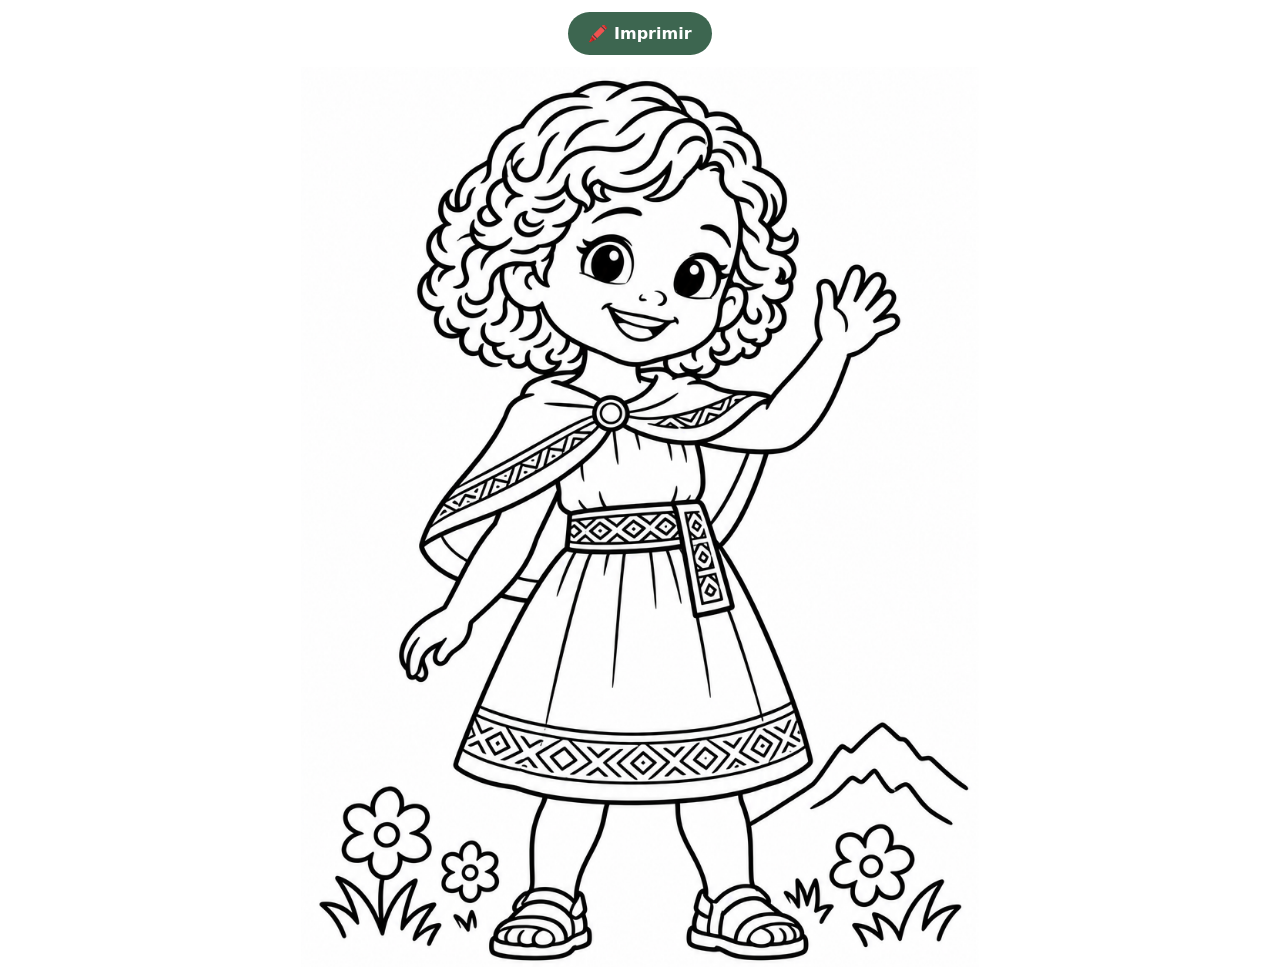
<file: colorear.html>
<!doctype html>
<html lang="es">
<head>
  <meta charset="utf-8">
  <meta name="viewport" content="width=device-width, initial-scale=1">
  <title>Melody para colorear · Aventuras Kuska</title>
  <link rel="icon" href="favicon.png">
  <style>
    @page { size: auto; margin: 10mm; }
    html, body { margin:0; background:#fff; }
    img { display:block; margin:0 auto; max-width:100%; max-height:100vh; width:auto; height:auto; }
    .bar { text-align:center; padding:12px; font-family: system-ui, sans-serif; }
    .bar button { font:inherit; font-weight:700; padding:12px 20px; border-radius:999px; border:0; background:#3D6650; color:#fff; cursor:pointer; }
    @media print { .bar { display:none; } img { max-height:95vh; } }
  </style>
</head>
<body>
  <div class="bar"><button onclick="window.print()">🖍️ Imprimir</button></div>
  <img id="pic" src="colorear-melody.png?v=2" alt="Dibujo para colorear de Melody saludando">
  <script>
    document.getElementById('pic').addEventListener('load', function () { setTimeout(function () { window.print(); }, 300); });
  </script>
</body>
</html>
</file>
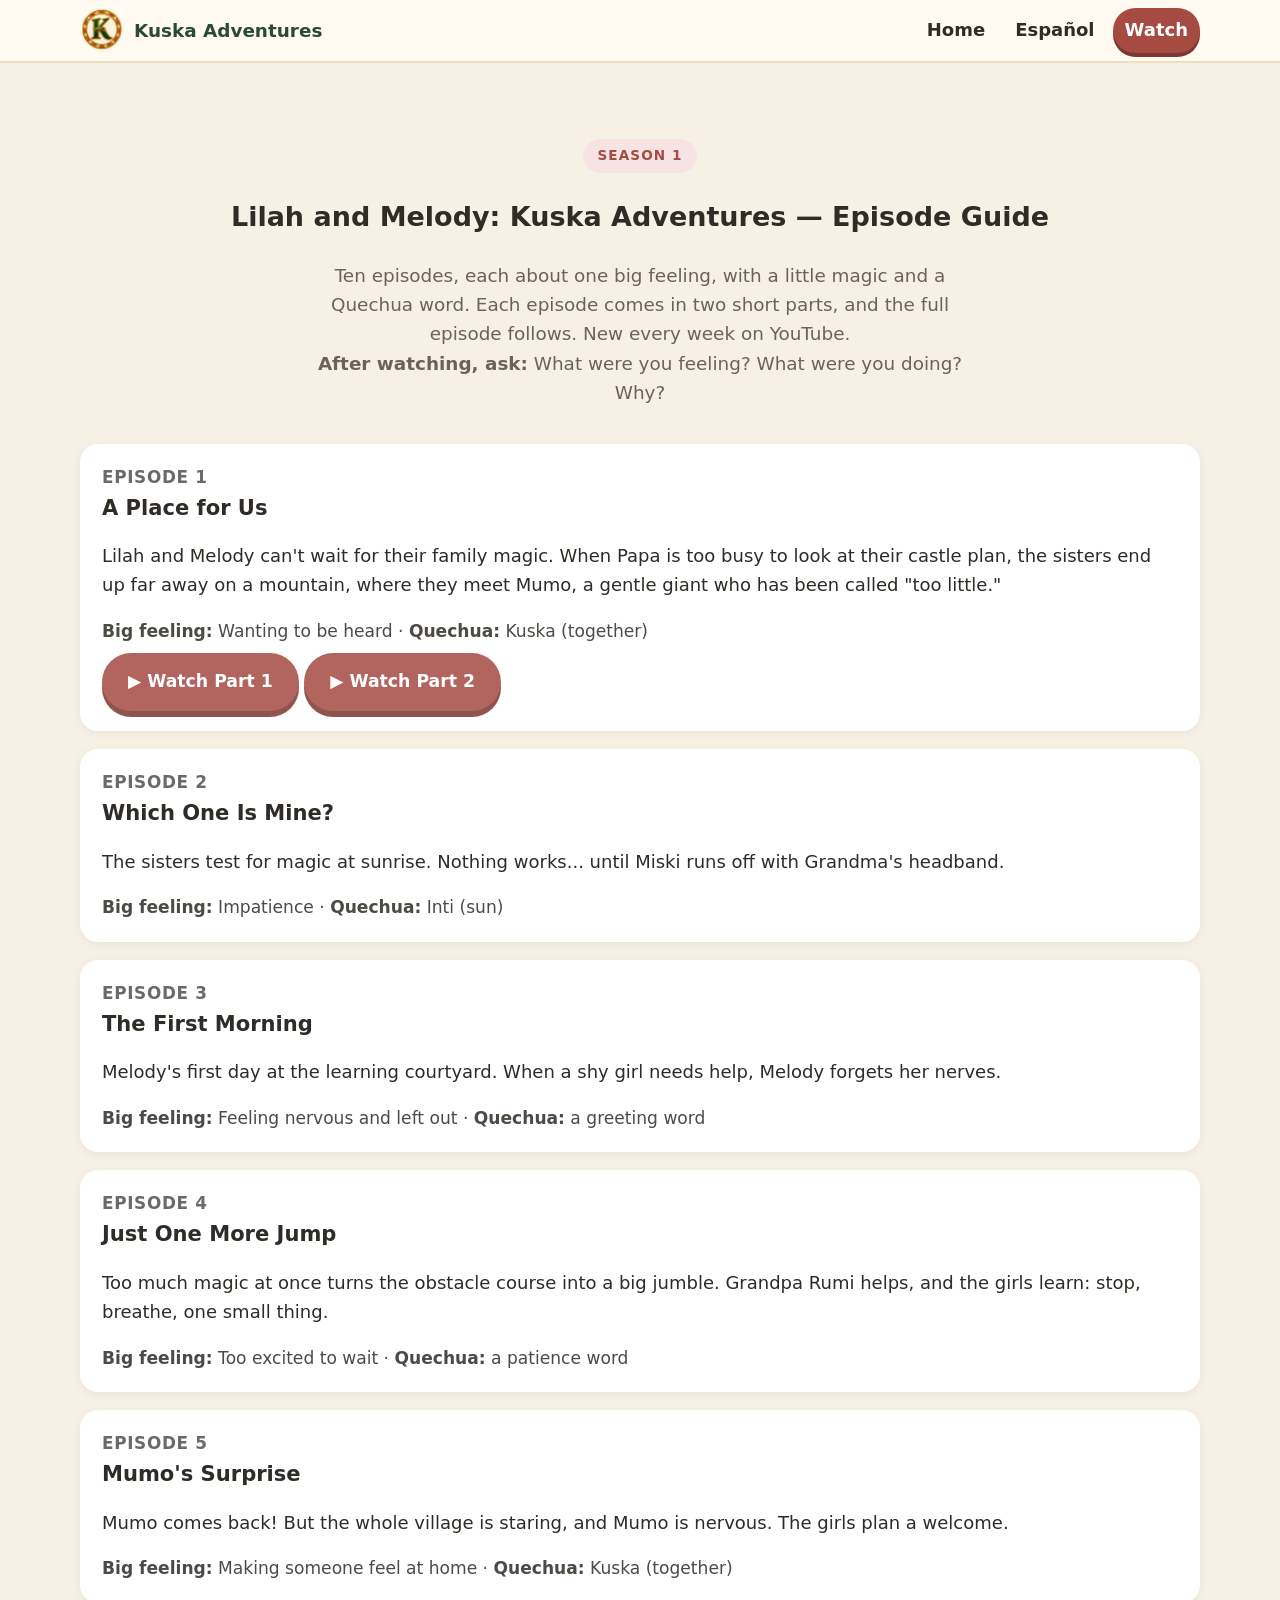
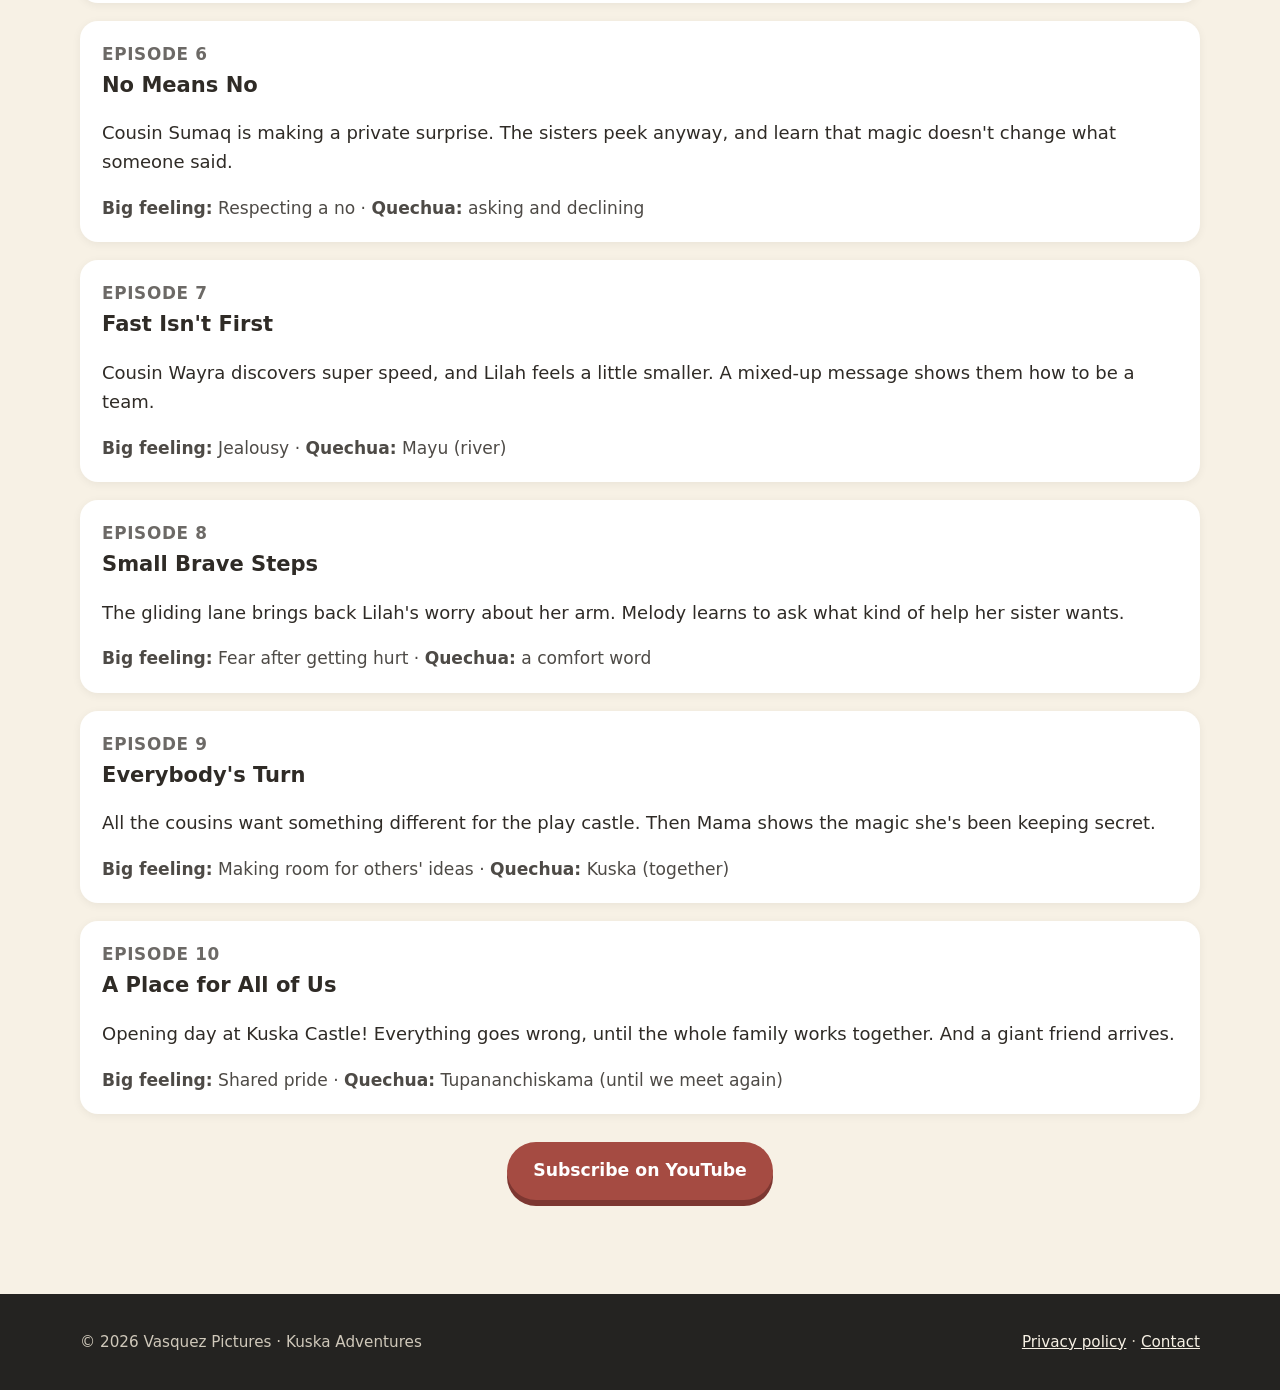
<file: episodes.html>
<!doctype html>
<html lang="en">
<head>
  <meta charset="utf-8">
  <meta name="viewport" content="width=device-width, initial-scale=1">
  <title>Episode Guide · Lilah and Melody: Kuska Adventures | Kids Cartoon Season 1</title>
  <meta name="description" content="Episode guide for Lilah and Melody: Kuska Adventures, an animated kids show for preschoolers. Season 1: 10 episodes about big feelings, family magic and Quechua words, set in the Andes of Peru.">
  <link rel="canonical" href="https://kuskaadventures.com/episodes.html">
  <link rel="alternate" hreflang="en" href="https://kuskaadventures.com/episodes.html">
  <link rel="alternate" hreflang="es" href="https://kuskaadventures.com/es/episodios.html">
  <meta property="og:title" content="Episode Guide · Lilah and Melody: Kuska Adventures | Kids Cartoon Season 1">
  <meta property="og:description" content="Episode guide for Lilah and Melody: Kuska Adventures, an animated kids show for preschoolers. Season 1: 10 episodes about big feelings, family magic and Quechua words, set in the Andes of Peru.">
  <meta property="og:image" content="https://kuskaadventures.com/hero.jpg">
  <meta property="og:url" content="https://kuskaadventures.com/episodes.html">
  <meta property="og:type" content="website">
  <link rel="icon" href="favicon.png">
  <link rel="stylesheet" href="style.css">
  <style>.eps{display:grid;gap:18px;margin-top:24px}.ep{background:#fff;border-radius:18px;padding:20px 22px;box-shadow:0 2px 10px rgba(0,0,0,.06)}.ep h3{margin:0 0 8px}.ep .num{display:block;font-size:.8em;opacity:.7;letter-spacing:.04em;text-transform:uppercase}.ep .meta{font-size:.95em;opacity:.85;margin:8px 0 0}</style>
  <script type="application/ld+json">{"@context": "https://schema.org", "@type": "TVSeason", "name": "Lilah and Melody: Kuska Adventures, Season 1", "seasonNumber": 1, "numberOfEpisodes": 10, "partOfSeries": {"@type": "TVSeries", "@id": "https://kuskaadventures.com/#series", "name": "Lilah and Melody: Kuska Adventures"}, "episode": [{"@type": "TVEpisode", "episodeNumber": 1, "name": "A Place for Us", "description": "Lilah and Melody can't wait for their family magic. When Papa is too busy to look at their castle plan, the sisters end up far away on a mountain, where they meet Mumo, a gentle giant who has been called \"too little.\"", "inLanguage": "en"}, {"@type": "TVEpisode", "episodeNumber": 2, "name": "Which One Is Mine?", "description": "The sisters test for magic at sunrise. Nothing works... until Miski runs off with Grandma's headband.", "inLanguage": "en"}, {"@type": "TVEpisode", "episodeNumber": 3, "name": "The First Morning", "description": "Melody's first day at the learning courtyard. When a shy girl needs help, Melody forgets her nerves.", "inLanguage": "en"}, {"@type": "TVEpisode", "episodeNumber": 4, "name": "Just One More Jump", "description": "Too much magic at once turns the obstacle course into a big jumble. Grandpa Rumi helps, and the girls learn: stop, breathe, one small thing.", "inLanguage": "en"}, {"@type": "TVEpisode", "episodeNumber": 5, "name": "Mumo's Surprise", "description": "Mumo comes back! But the whole village is staring, and Mumo is nervous. The girls plan a welcome.", "inLanguage": "en"}, {"@type": "TVEpisode", "episodeNumber": 6, "name": "No Means No", "description": "Cousin Sumaq is making a private surprise. The sisters peek anyway, and learn that magic doesn't change what someone said.", "inLanguage": "en"}, {"@type": "TVEpisode", "episodeNumber": 7, "name": "Fast Isn't First", "description": "Cousin Wayra discovers super speed, and Lilah feels a little smaller. A mixed-up message shows them how to be a team.", "inLanguage": "en"}, {"@type": "TVEpisode", "episodeNumber": 8, "name": "Small Brave Steps", "description": "The gliding lane brings back Lilah's worry about her arm. Melody learns to ask what kind of help her sister wants.", "inLanguage": "en"}, {"@type": "TVEpisode", "episodeNumber": 9, "name": "Everybody's Turn", "description": "All the cousins want something different for the play castle. Then Mama shows the magic she's been keeping secret.", "inLanguage": "en"}, {"@type": "TVEpisode", "episodeNumber": 10, "name": "A Place for All of Us", "description": "Opening day at Kuska Castle! Everything goes wrong, until the whole family works together. And a giant friend arrives.", "inLanguage": "en"}], "url": "https://kuskaadventures.com/episodes.html"}</script>
</head>
<body>
  <header class="top">
    <div class="wrap">
      <a class="brand" href="/"><img src="icon.png" alt="">Kuska Adventures</a>
      <nav aria-label="Main">
        <a href="/">Home</a>
        <a href="es/episodios.html" hreflang="es" lang="es">Español</a>
        <a class="cta" href="https://www.youtube.com/@KuskaAdventures">Watch</a>
      </nav>
    </div>
  </header>
  <main id="main">
    <section>
      <div class="wrap">
        <div class="section-title">
          <span class="eyebrow">Season 1</span>
          <h1>Lilah and Melody: Kuska Adventures — Episode Guide</h1>
          <p class="lead">Ten episodes, each about one big feeling, with a little magic and a Quechua word. Each episode comes in two short parts, and the full episode follows. New every week on YouTube.</p>
          <p class="lead"><strong>After watching, ask:</strong> What were you feeling? What were you doing? Why?</p>
        </div>
        <div class="eps">
      <article class="ep">
        <h3><span class="num">Episode 1</span> A Place for Us</h3>
        <p>Lilah and Melody can&#x27;t wait for their family magic. When Papa is too busy to look at their castle plan, the sisters end up far away on a mountain, where they meet Mumo, a gentle giant who has been called &quot;too little.&quot;</p>
        <p class="meta"><strong>Big feeling:</strong> Wanting to be heard · <strong>Quechua:</strong> Kuska (together)</p>
        <p class="meta"><a class="btn" href="https://youtu.be/Folcf-fYj4s">▶ Watch Part 1</a> <a class="btn" href="https://youtu.be/t9sSWB4qz2A">▶ Watch Part 2</a></p>
      </article>
      <article class="ep">
        <h3><span class="num">Episode 2</span> Which One Is Mine?</h3>
        <p>The sisters test for magic at sunrise. Nothing works... until Miski runs off with Grandma&#x27;s headband.</p>
        <p class="meta"><strong>Big feeling:</strong> Impatience · <strong>Quechua:</strong> Inti (sun)</p>
      </article>
      <article class="ep">
        <h3><span class="num">Episode 3</span> The First Morning</h3>
        <p>Melody&#x27;s first day at the learning courtyard. When a shy girl needs help, Melody forgets her nerves.</p>
        <p class="meta"><strong>Big feeling:</strong> Feeling nervous and left out · <strong>Quechua:</strong> a greeting word</p>
      </article>
      <article class="ep">
        <h3><span class="num">Episode 4</span> Just One More Jump</h3>
        <p>Too much magic at once turns the obstacle course into a big jumble. Grandpa Rumi helps, and the girls learn: stop, breathe, one small thing.</p>
        <p class="meta"><strong>Big feeling:</strong> Too excited to wait · <strong>Quechua:</strong> a patience word</p>
      </article>
      <article class="ep">
        <h3><span class="num">Episode 5</span> Mumo&#x27;s Surprise</h3>
        <p>Mumo comes back! But the whole village is staring, and Mumo is nervous. The girls plan a welcome.</p>
        <p class="meta"><strong>Big feeling:</strong> Making someone feel at home · <strong>Quechua:</strong> Kuska (together)</p>
      </article>
      <article class="ep">
        <h3><span class="num">Episode 6</span> No Means No</h3>
        <p>Cousin Sumaq is making a private surprise. The sisters peek anyway, and learn that magic doesn&#x27;t change what someone said.</p>
        <p class="meta"><strong>Big feeling:</strong> Respecting a no · <strong>Quechua:</strong> asking and declining</p>
      </article>
      <article class="ep">
        <h3><span class="num">Episode 7</span> Fast Isn&#x27;t First</h3>
        <p>Cousin Wayra discovers super speed, and Lilah feels a little smaller. A mixed-up message shows them how to be a team.</p>
        <p class="meta"><strong>Big feeling:</strong> Jealousy · <strong>Quechua:</strong> Mayu (river)</p>
      </article>
      <article class="ep">
        <h3><span class="num">Episode 8</span> Small Brave Steps</h3>
        <p>The gliding lane brings back Lilah&#x27;s worry about her arm. Melody learns to ask what kind of help her sister wants.</p>
        <p class="meta"><strong>Big feeling:</strong> Fear after getting hurt · <strong>Quechua:</strong> a comfort word</p>
      </article>
      <article class="ep">
        <h3><span class="num">Episode 9</span> Everybody&#x27;s Turn</h3>
        <p>All the cousins want something different for the play castle. Then Mama shows the magic she&#x27;s been keeping secret.</p>
        <p class="meta"><strong>Big feeling:</strong> Making room for others&#x27; ideas · <strong>Quechua:</strong> Kuska (together)</p>
      </article>
      <article class="ep">
        <h3><span class="num">Episode 10</span> A Place for All of Us</h3>
        <p>Opening day at Kuska Castle! Everything goes wrong, until the whole family works together. And a giant friend arrives.</p>
        <p class="meta"><strong>Big feeling:</strong> Shared pride · <strong>Quechua:</strong> Tupananchiskama (until we meet again)</p>
      </article>
        </div>
        <p style="text-align:center;margin-top:28px"><a class="btn" href="https://www.youtube.com/@KuskaAdventures?sub_confirmation=1">Subscribe on YouTube</a></p>
      </div>
    </section>
  </main>
  <footer>
    <div class="wrap">
      <span>© 2026 Vasquez Pictures · Kuska Adventures</span>
      <span><a href="privacy.html">Privacy policy</a> · <a href="mailto:jhosimar@vasquezpictures.com">Contact</a></span>
    </div>
  </footer>
</body>
</html>
</file>
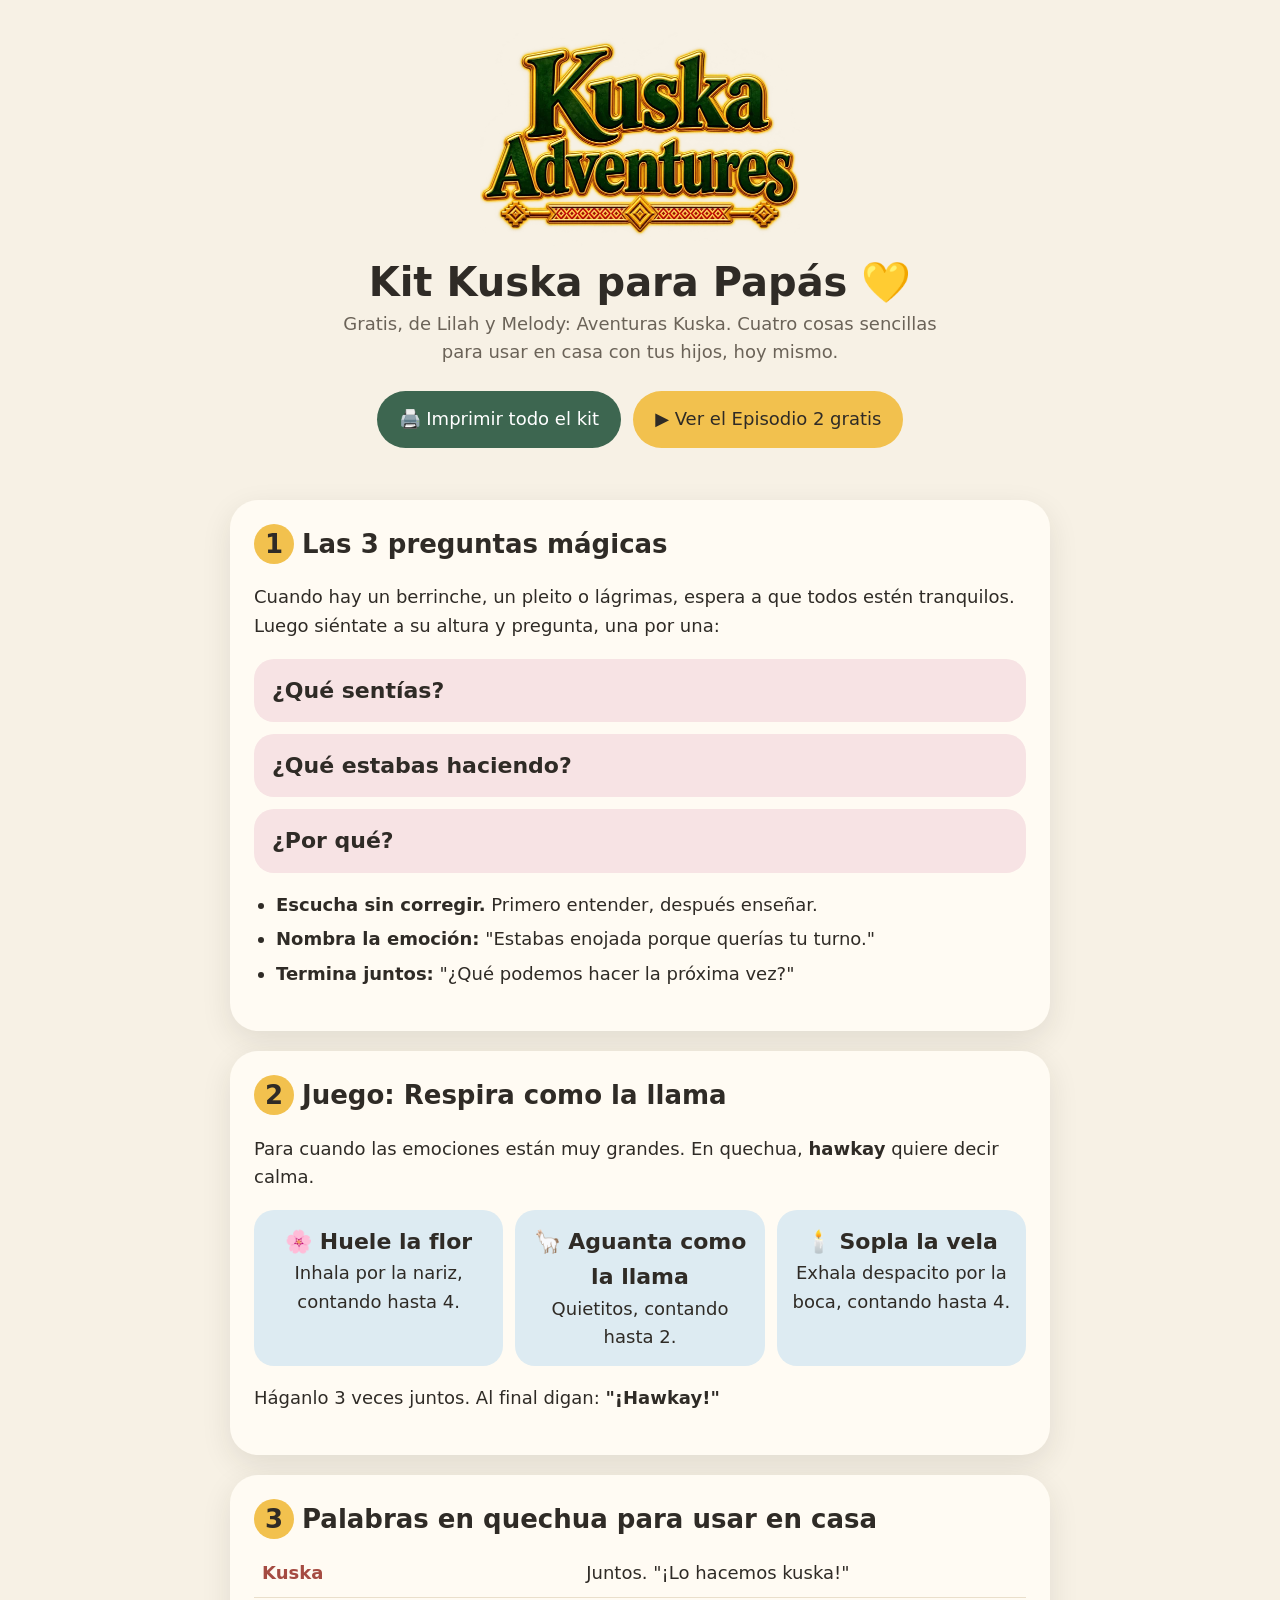
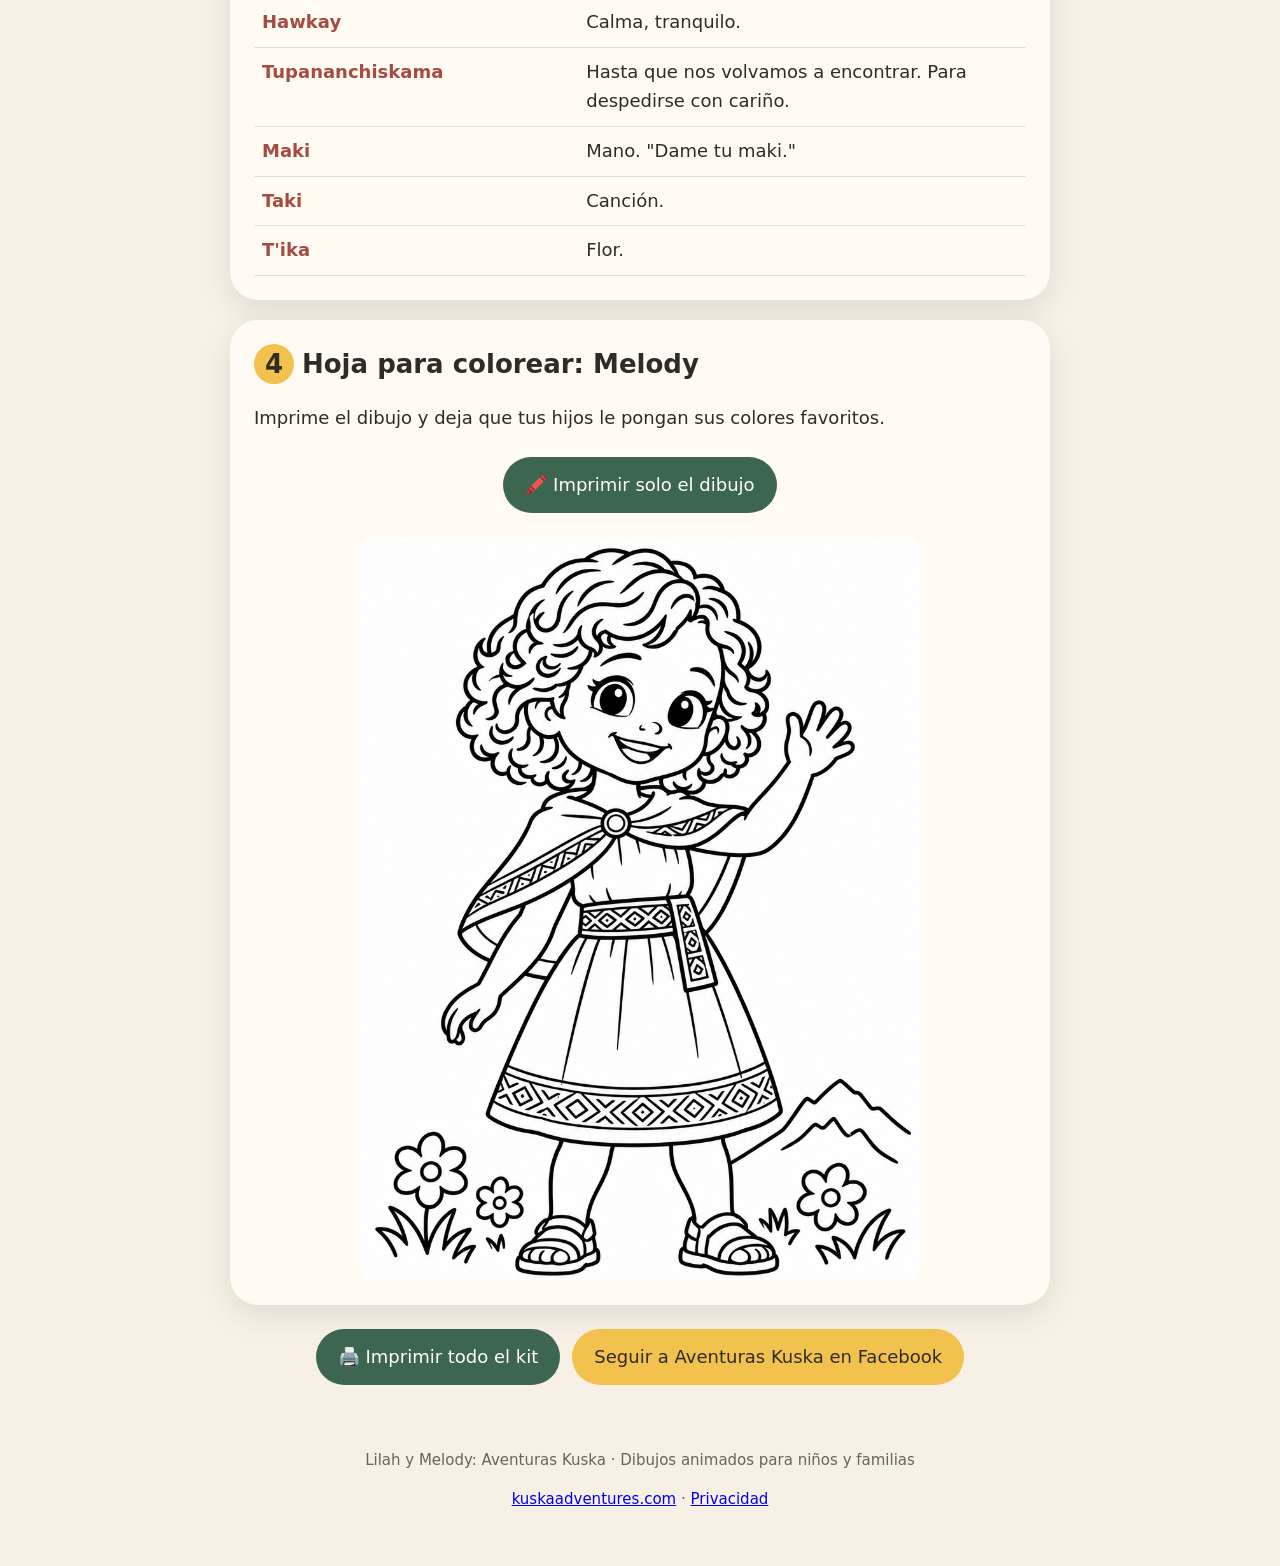
<file: kit.html>
<!doctype html>
<html lang="es">
<head>
  <meta charset="utf-8">
  <meta name="viewport" content="width=device-width, initial-scale=1">
  <title>Kit Kuska para Papás · Gratis</title>
  <meta name="description" content="Gratis: las 3 preguntas mágicas, el juego Respira como la llama, palabras en quechua y una hoja para colorear de Lilah y Melody: Aventuras Kuska.">
  <meta property="og:title" content="Kit Kuska para Papás (gratis)">
  <meta property="og:description" content="Las 3 preguntas mágicas, un juego para calmarse, palabras en quechua y una hoja para colorear.">
  <meta property="og:image" content="https://kuskaadventures.com/hero.jpg">
  <meta name="theme-color" content="#F7F1E5">
  <link rel="icon" href="favicon.png">
  <style>
    :root { --gold:#C49A4A; --gold-soft:#F2C14E; --red:#A54B42; --ivory:#F7F1E5; --cream:#FFFBF3; --blush-soft:#F7E3E4; --green:#3D6650; --sky:#DDEBF2; --text:#2F2B26; --muted:#6B6358; }
    * { box-sizing: border-box; }
    body { margin:0; font-family: ui-rounded, "SF Pro Rounded", "Arial Rounded MT Bold", "Nunito", system-ui, sans-serif; color:var(--text); background:var(--ivory); line-height:1.6; font-size:18px; }
    .wrap { width:min(820px, 100% - 32px); margin-inline:auto; }
    header { text-align:center; padding:32px 0 8px; }
    header img.logo { width:min(320px, 80%); margin:0 auto; display:block; }
    h1 { font-size:clamp(28px, 6vw, 40px); line-height:1.2; margin:12px 0 4px; }
    .lead { color:var(--muted); margin:0 auto 8px; max-width:600px; }
    .card { background:var(--cream); border-radius:28px; padding:24px; margin:20px 0; box-shadow:0 10px 30px rgba(36,35,33,.10); }
    .card h2 { margin:0 0 8px; font-size:26px; }
    .num { display:inline-grid; place-items:center; width:40px; height:40px; border-radius:50%; background:var(--gold-soft); font-weight:800; margin-right:8px; }
    .qs { display:grid; gap:12px; margin:16px 0; }
    .q { background:var(--blush-soft); border-radius:20px; padding:14px 18px; font-size:22px; font-weight:700; }
    ul, ol { padding-left:22px; }
    li { margin:6px 0; }
    table { width:100%; border-collapse:collapse; }
    td { padding:10px 8px; border-bottom:1px solid #eadfcb; vertical-align:top; }
    td:first-child { font-weight:800; color:var(--red); width:42%; }
    .breathe { display:grid; grid-template-columns:repeat(auto-fit, minmax(200px,1fr)); gap:12px; margin-top:12px; }
    .step { background:var(--sky); border-radius:20px; padding:14px; text-align:center; }
    .step b { display:block; font-size:22px; }
    .color img { width:100%; max-width:560px; margin:12px auto 0; display:block; border-radius:12px; background:#fff; }
    .btns { display:flex; flex-wrap:wrap; gap:12px; justify-content:center; margin:24px 0; }
    .btn { display:inline-block; background:var(--green); color:#fff; text-decoration:none; font-weight:800; padding:14px 22px; border-radius:999px; border:0; font:inherit; cursor:pointer; }
    .btn.soft { background:var(--gold-soft); color:var(--text); }
    footer { text-align:center; color:var(--muted); font-size:15px; padding:24px 0 40px; }
    @media print {
      body { background:#fff; font-size:15px; }
      .btns, footer .noprint { display:none; }
      .card { box-shadow:none; border:1px solid #ddd; break-inside:avoid; }
      .color { break-before:page; }
      .color img { max-height:85vh; width:auto; }
    }
  </style>
</head>
<body>
  <header class="wrap">
    <img class="logo" src="logo.webp" alt="Kuska Adventures · Aventuras Kuska">
    <h1>Kit Kuska para Papás 💛</h1>
    <p class="lead">Gratis, de Lilah y Melody: Aventuras Kuska. Cuatro cosas sencillas para usar en casa con tus hijos, hoy mismo.</p>
    <div class="btns">
      <button class="btn" onclick="window.print()">🖨️ Imprimir todo el kit</button>
      <a class="btn soft" href="https://www.facebook.com/reel/866511686523766/">▶ Ver el Episodio 2 gratis</a>
    </div>
  </header>

  <main class="wrap">
    <section class="card">
      <h2><span class="num">1</span>Las 3 preguntas mágicas</h2>
      <p>Cuando hay un berrinche, un pleito o lágrimas, espera a que todos estén tranquilos. Luego siéntate a su altura y pregunta, una por una:</p>
      <div class="qs">
        <div class="q">¿Qué sentías?</div>
        <div class="q">¿Qué estabas haciendo?</div>
        <div class="q">¿Por qué?</div>
      </div>
      <ul>
        <li><b>Escucha sin corregir.</b> Primero entender, después enseñar.</li>
        <li><b>Nombra la emoción:</b> "Estabas enojada porque querías tu turno."</li>
        <li><b>Termina juntos:</b> "¿Qué podemos hacer la próxima vez?"</li>
      </ul>
    </section>

    <section class="card">
      <h2><span class="num">2</span>Juego: Respira como la llama</h2>
      <p>Para cuando las emociones están muy grandes. En quechua, <b>hawkay</b> quiere decir calma.</p>
      <div class="breathe">
        <div class="step"><b>🌸 Huele la flor</b>Inhala por la nariz, contando hasta 4.</div>
        <div class="step"><b>🦙 Aguanta como la llama</b>Quietitos, contando hasta 2.</div>
        <div class="step"><b>🕯️ Sopla la vela</b>Exhala despacito por la boca, contando hasta 4.</div>
      </div>
      <p>Háganlo 3 veces juntos. Al final digan: <b>"¡Hawkay!"</b></p>
    </section>

    <section class="card">
      <h2><span class="num">3</span>Palabras en quechua para usar en casa</h2>
      <table>
        <tr><td>Kuska</td><td>Juntos. "¡Lo hacemos kuska!"</td></tr>
        <tr><td>Hawkay</td><td>Calma, tranquilo.</td></tr>
        <tr><td>Tupananchiskama</td><td>Hasta que nos volvamos a encontrar. Para despedirse con cariño.</td></tr>
        <tr><td>Maki</td><td>Mano. "Dame tu maki."</td></tr>
        <tr><td>Taki</td><td>Canción.</td></tr>
        <tr><td>T'ika</td><td>Flor.</td></tr>
      </table>
    </section>

    <section class="card color">
      <h2><span class="num">4</span>Hoja para colorear: Melody</h2>
      <p>Imprime el dibujo y deja que tus hijos le pongan sus colores favoritos.</p>
      <div class="btns"><a class="btn" href="colorear.html" target="_blank" rel="noopener">🖍️ Imprimir solo el dibujo</a></div>
      <img src="colorear-melody.png?v=2" alt="Dibujo para colorear de Melody saludando">
    </section>

    <div class="btns">
      <button class="btn" onclick="window.print()">🖨️ Imprimir todo el kit</button>
      <a class="btn soft" href="https://www.facebook.com/122094159465516844">Seguir a Aventuras Kuska en Facebook</a>
    </div>
  </main>

  <footer class="wrap">
    <p>Lilah y Melody: Aventuras Kuska · Dibujos animados para niños y familias</p>
    <p class="noprint"><a href="/">kuskaadventures.com</a> · <a href="privacy.html">Privacidad</a></p>
  </footer>
</body>
</html>
</file>
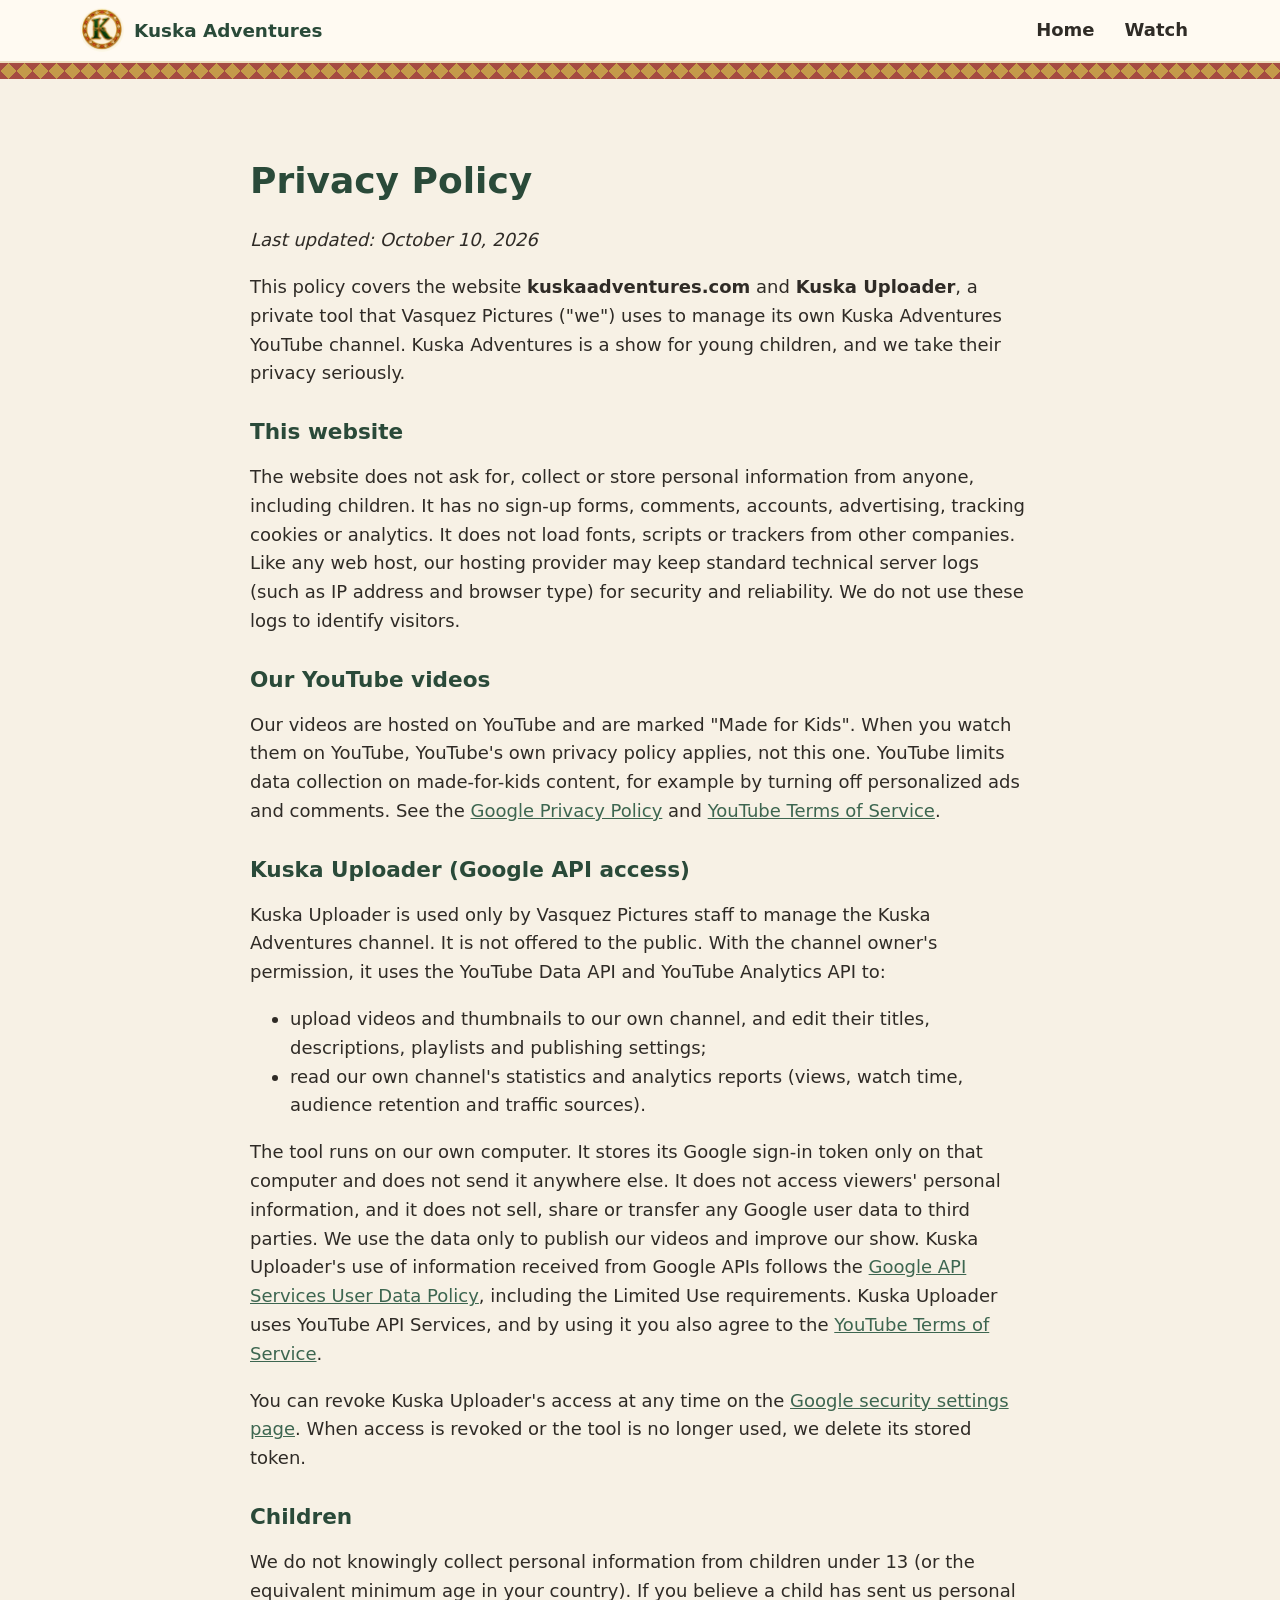
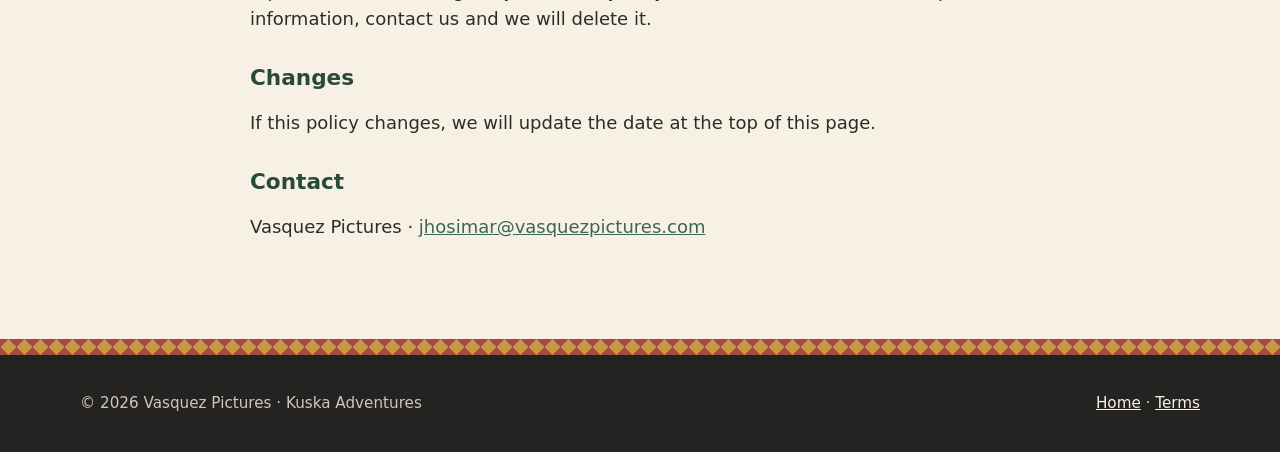
<file: privacy.html>
<!doctype html>
<html lang="en">
<head>
  <meta charset="utf-8">
  <meta name="viewport" content="width=device-width, initial-scale=1">
  <title>Privacy Policy · Kuska Adventures</title>
  <meta name="description" content="Privacy policy for the Kuska Adventures website and the Kuska Uploader app.">
  <link rel="icon" href="favicon.png">
  <link rel="stylesheet" href="style.css">
</head>
<body>
  <header class="top">
    <div class="wrap">
      <a class="brand" href="/"><img src="icon.png" alt="">Kuska Adventures</a>
      <nav><a href="/">Home</a><a href="https://www.youtube.com/@KuskaAdventures">Watch</a></nav>
    </div>
  </header>
  <div class="band" role="presentation"></div>

  <main class="legal">
    <div class="wrap">
      <h1>Privacy Policy</h1>
      <p><em>Last updated: October 10, 2026</em></p>
      <p>This policy covers the website <strong>kuskaadventures.com</strong> and <strong>Kuska Uploader</strong>, a private tool that Vasquez Pictures ("we") uses to manage its own Kuska Adventures YouTube channel. Kuska Adventures is a show for young children, and we take their privacy seriously.</p>

      <h2>This website</h2>
      <p>The website does not ask for, collect or store personal information from anyone, including children. It has no sign-up forms, comments, accounts, advertising, tracking cookies or analytics. It does not load fonts, scripts or trackers from other companies. Like any web host, our hosting provider may keep standard technical server logs (such as IP address and browser type) for security and reliability. We do not use these logs to identify visitors.</p>

      <h2>Our YouTube videos</h2>
      <p>Our videos are hosted on YouTube and are marked "Made for Kids". When you watch them on YouTube, YouTube's own privacy policy applies, not this one. YouTube limits data collection on made-for-kids content, for example by turning off personalized ads and comments. See the <a href="https://policies.google.com/privacy">Google Privacy Policy</a> and <a href="https://www.youtube.com/t/terms">YouTube Terms of Service</a>.</p>

      <h2>Kuska Uploader (Google API access)</h2>
      <p>Kuska Uploader is used only by Vasquez Pictures staff to manage the Kuska Adventures channel. It is not offered to the public. With the channel owner's permission, it uses the YouTube Data API and YouTube Analytics API to:</p>
      <ul>
        <li>upload videos and thumbnails to our own channel, and edit their titles, descriptions, playlists and publishing settings;</li>
        <li>read our own channel's statistics and analytics reports (views, watch time, audience retention and traffic sources).</li>
      </ul>
      <p>The tool runs on our own computer. It stores its Google sign-in token only on that computer and does not send it anywhere else. It does not access viewers' personal information, and it does not sell, share or transfer any Google user data to third parties. We use the data only to publish our videos and improve our show. Kuska Uploader's use of information received from Google APIs follows the <a href="https://developers.google.com/terms/api-services-user-data-policy">Google API Services User Data Policy</a>, including the Limited Use requirements. Kuska Uploader uses YouTube API Services, and by using it you also agree to the <a href="https://www.youtube.com/t/terms">YouTube Terms of Service</a>.</p>
      <p>You can revoke Kuska Uploader's access at any time on the <a href="https://myaccount.google.com/permissions">Google security settings page</a>. When access is revoked or the tool is no longer used, we delete its stored token.</p>

      <h2>Children</h2>
      <p>We do not knowingly collect personal information from children under 13 (or the equivalent minimum age in your country). If you believe a child has sent us personal information, contact us and we will delete it.</p>

      <h2>Changes</h2>
      <p>If this policy changes, we will update the date at the top of this page.</p>

      <h2>Contact</h2>
      <p>Vasquez Pictures · <a href="mailto:jhosimar@vasquezpictures.com">jhosimar@vasquezpictures.com</a></p>
    </div>
  </main>

  <div class="band" role="presentation"></div>
  <footer>
    <div class="wrap">
      <span>© 2026 Vasquez Pictures · Kuska Adventures</span>
      <span><a href="/">Home</a> · <a href="terms.html">Terms</a></span>
    </div>
  </footer>
</body>
</html>
</file>
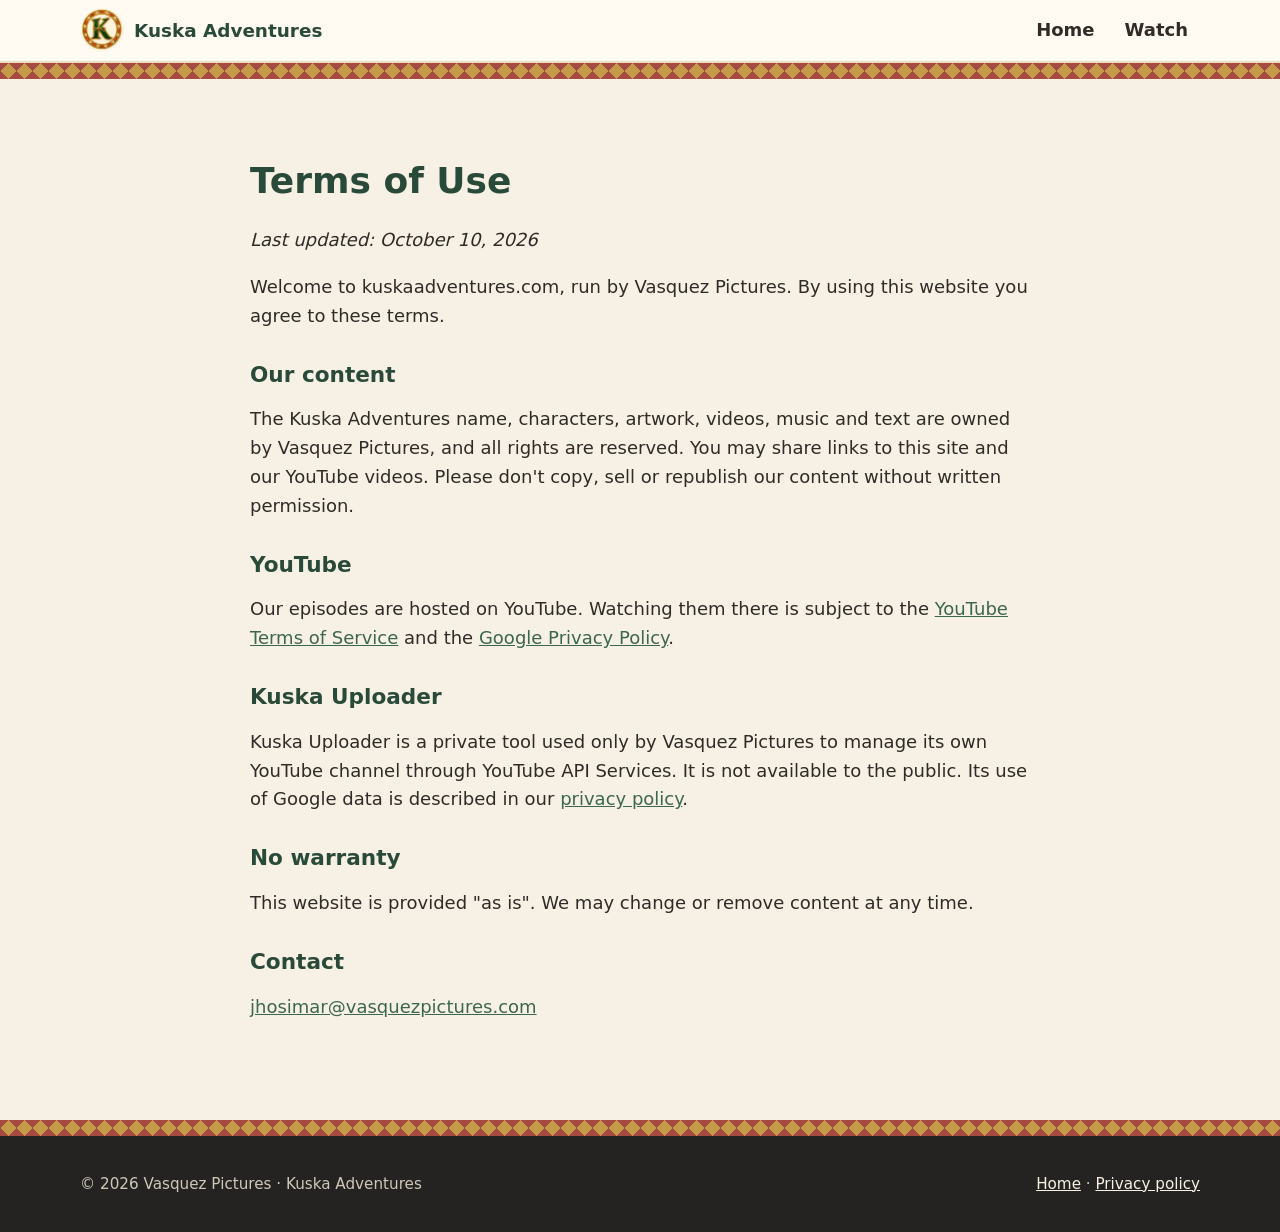
<file: terms.html>
<!doctype html>
<html lang="en">
<head>
  <meta charset="utf-8">
  <meta name="viewport" content="width=device-width, initial-scale=1">
  <title>Terms of Use · Kuska Adventures</title>
  <link rel="icon" href="favicon.png">
  <link rel="stylesheet" href="style.css">
</head>
<body>
  <header class="top">
    <div class="wrap">
      <a class="brand" href="/"><img src="icon.png" alt="">Kuska Adventures</a>
      <nav><a href="/">Home</a><a href="https://www.youtube.com/@KuskaAdventures">Watch</a></nav>
    </div>
  </header>
  <div class="band" role="presentation"></div>

  <main class="legal">
    <div class="wrap">
      <h1>Terms of Use</h1>
      <p><em>Last updated: October 10, 2026</em></p>
      <p>Welcome to kuskaadventures.com, run by Vasquez Pictures. By using this website you agree to these terms.</p>

      <h2>Our content</h2>
      <p>The Kuska Adventures name, characters, artwork, videos, music and text are owned by Vasquez Pictures, and all rights are reserved. You may share links to this site and our YouTube videos. Please don't copy, sell or republish our content without written permission.</p>

      <h2>YouTube</h2>
      <p>Our episodes are hosted on YouTube. Watching them there is subject to the <a href="https://www.youtube.com/t/terms">YouTube Terms of Service</a> and the <a href="https://policies.google.com/privacy">Google Privacy Policy</a>.</p>

      <h2>Kuska Uploader</h2>
      <p>Kuska Uploader is a private tool used only by Vasquez Pictures to manage its own YouTube channel through YouTube API Services. It is not available to the public. Its use of Google data is described in our <a href="privacy.html">privacy policy</a>.</p>

      <h2>No warranty</h2>
      <p>This website is provided "as is". We may change or remove content at any time.</p>

      <h2>Contact</h2>
      <p><a href="mailto:jhosimar@vasquezpictures.com">jhosimar@vasquezpictures.com</a></p>
    </div>
  </main>

  <div class="band" role="presentation"></div>
  <footer>
    <div class="wrap">
      <span>© 2026 Vasquez Pictures · Kuska Adventures</span>
      <span><a href="/">Home</a> · <a href="privacy.html">Privacy policy</a></span>
    </div>
  </footer>
</body>
</html>
</file>
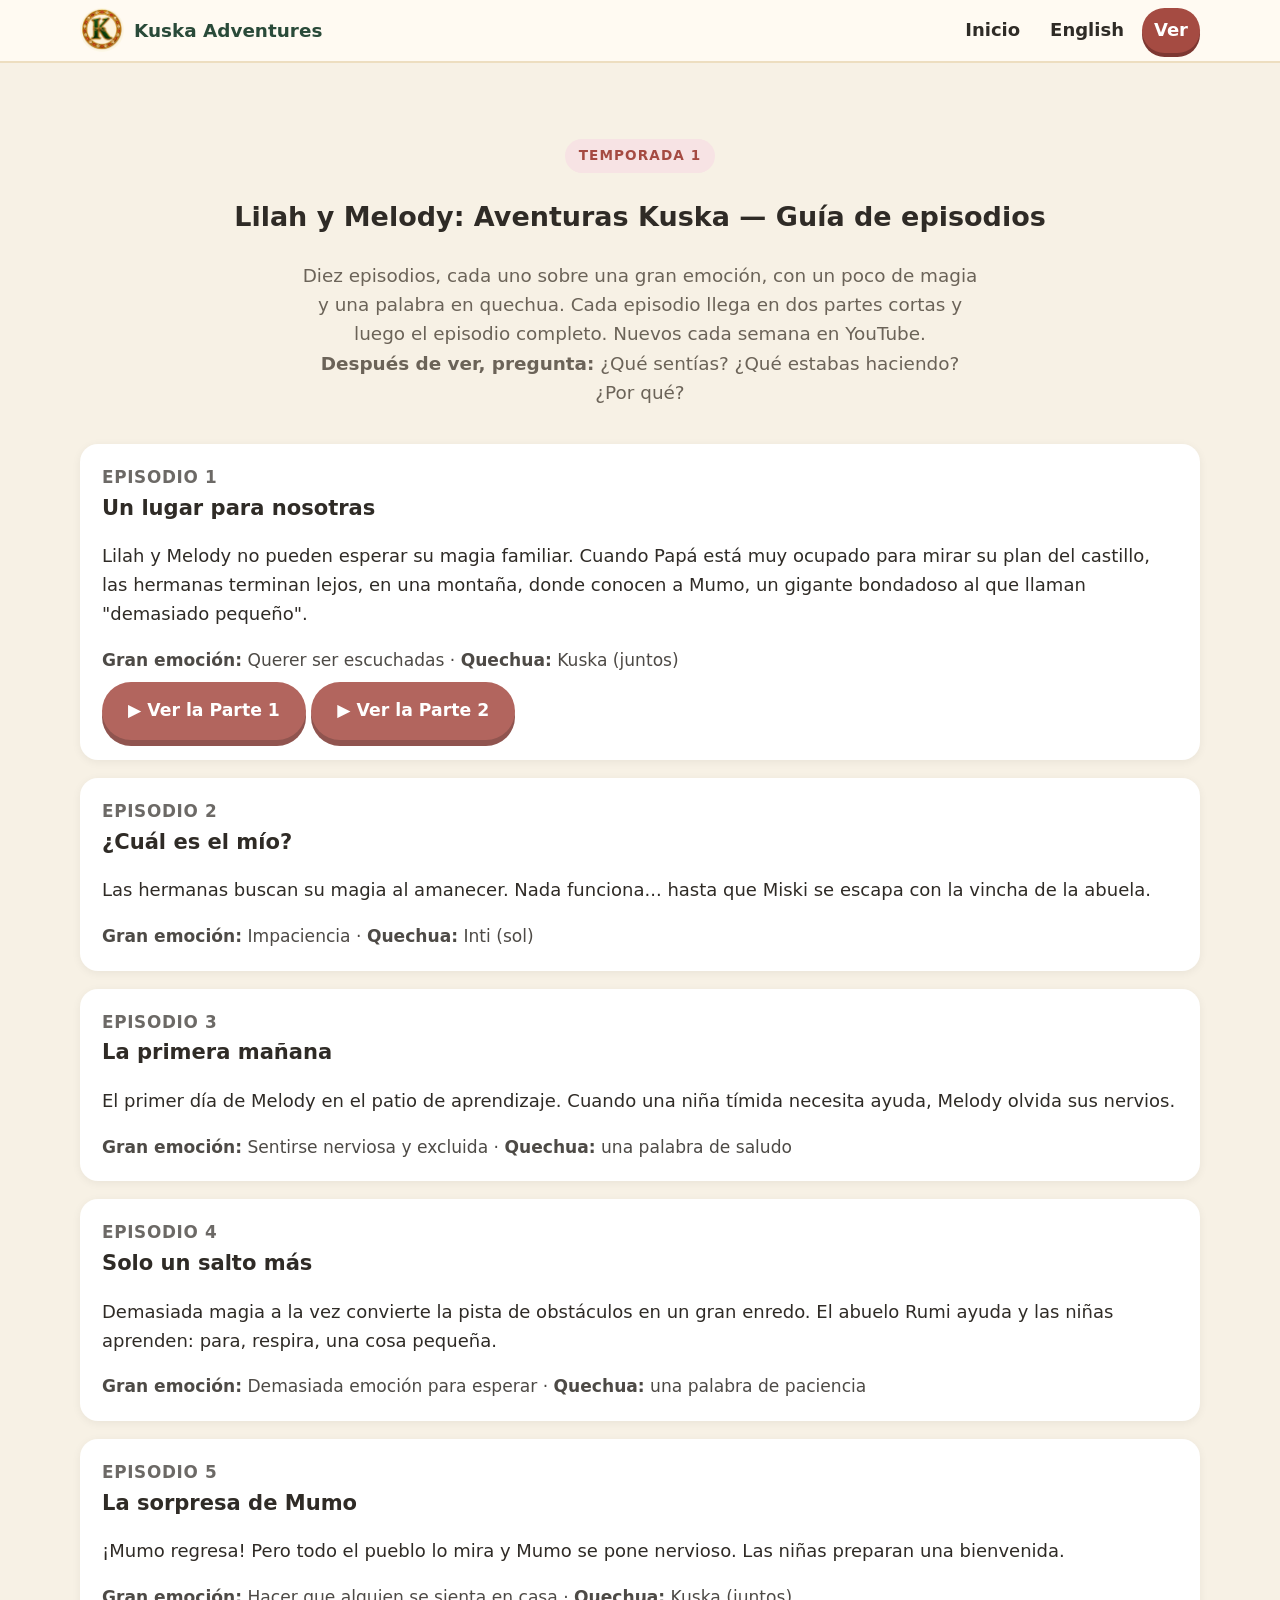
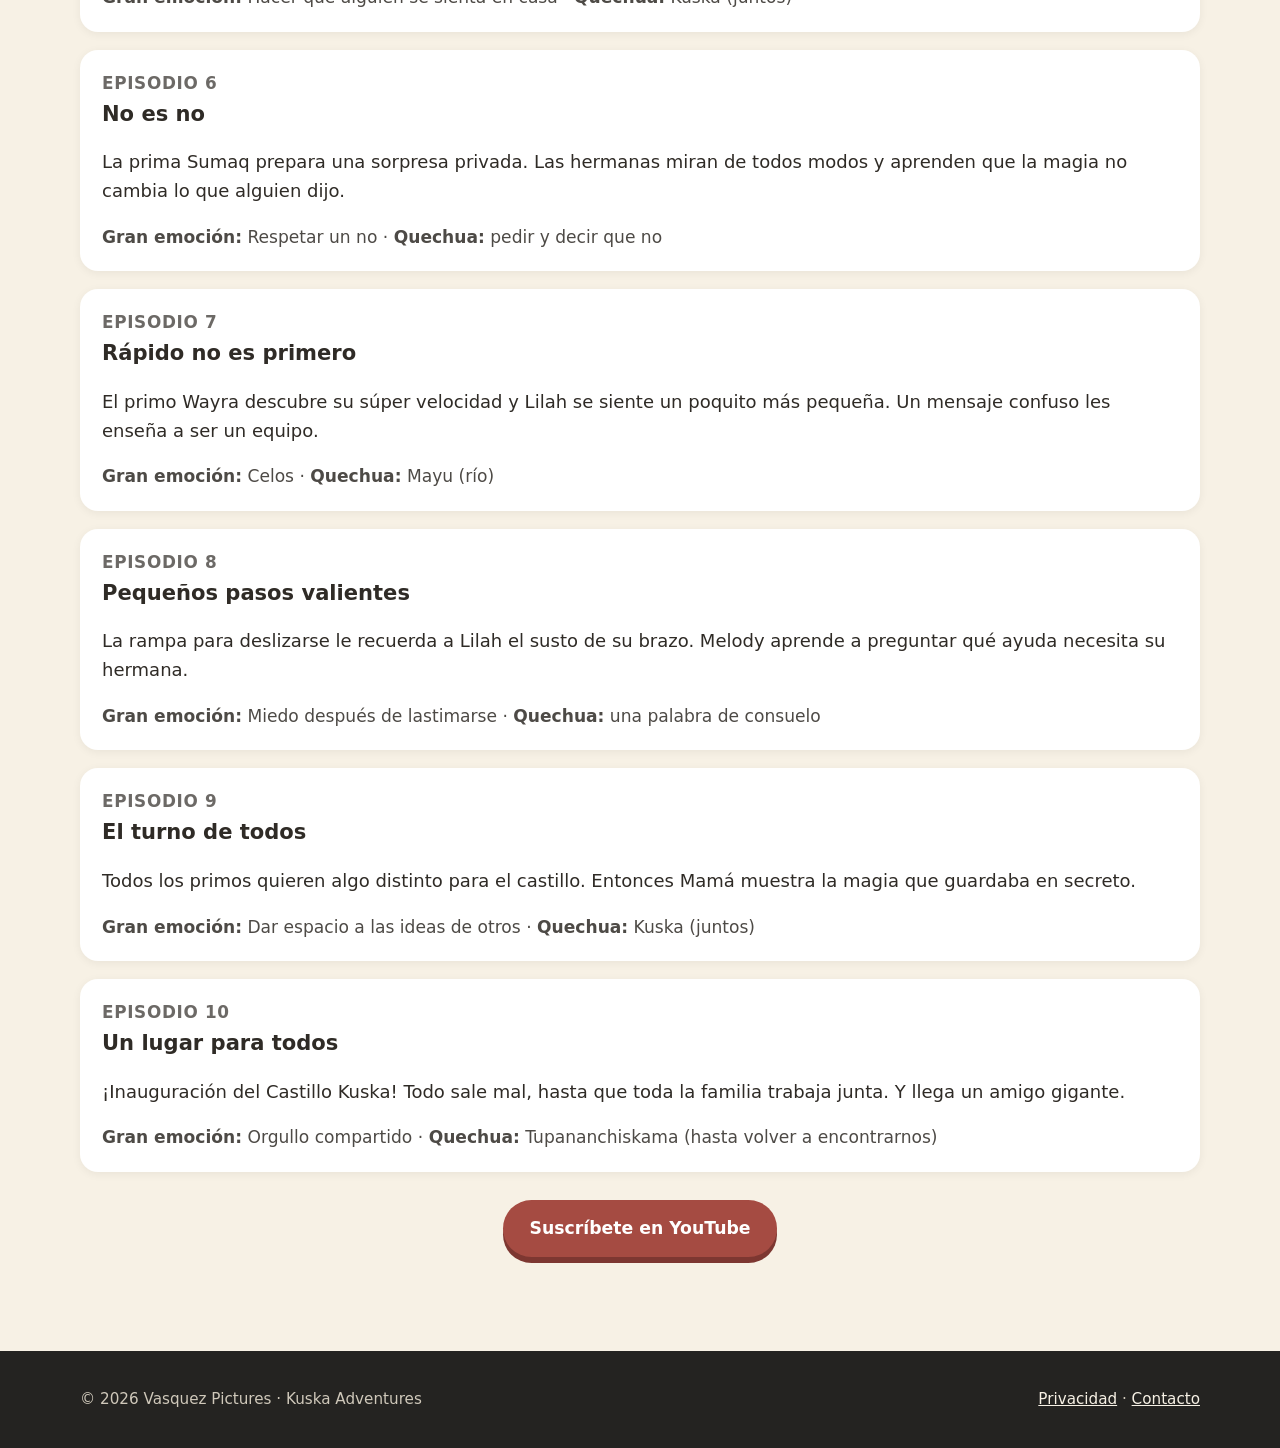
<file: es/episodios.html>
<!doctype html>
<html lang="es">
<head>
  <meta charset="utf-8">
  <meta name="viewport" content="width=device-width, initial-scale=1">
  <title>Guía de episodios · Lilah y Melody: Aventuras Kuska | Temporada 1</title>
  <meta name="description" content="Guía de episodios de Lilah y Melody: Aventuras Kuska, serie animada para niños. Temporada 1: 10 episodios sobre grandes emociones, magia familiar y palabras en quechua, en los Andes del Perú.">
  <link rel="canonical" href="https://kuskaadventures.com/es/episodios.html">
  <link rel="alternate" hreflang="en" href="https://kuskaadventures.com/episodes.html">
  <link rel="alternate" hreflang="es" href="https://kuskaadventures.com/es/episodios.html">
  <meta property="og:title" content="Guía de episodios · Lilah y Melody: Aventuras Kuska | Temporada 1">
  <meta property="og:description" content="Guía de episodios de Lilah y Melody: Aventuras Kuska, serie animada para niños. Temporada 1: 10 episodios sobre grandes emociones, magia familiar y palabras en quechua, en los Andes del Perú.">
  <meta property="og:image" content="https://kuskaadventures.com/hero.jpg">
  <meta property="og:url" content="https://kuskaadventures.com/es/episodios.html">
  <meta property="og:type" content="website">
  <link rel="icon" href="../favicon.png">
  <link rel="stylesheet" href="../style.css">
  <style>.eps{display:grid;gap:18px;margin-top:24px}.ep{background:#fff;border-radius:18px;padding:20px 22px;box-shadow:0 2px 10px rgba(0,0,0,.06)}.ep h3{margin:0 0 8px}.ep .num{display:block;font-size:.8em;opacity:.7;letter-spacing:.04em;text-transform:uppercase}.ep .meta{font-size:.95em;opacity:.85;margin:8px 0 0}</style>
  <script type="application/ld+json">{"@context": "https://schema.org", "@type": "TVSeason", "name": "Lilah y Melody: Aventuras Kuska, Temporada 1", "seasonNumber": 1, "numberOfEpisodes": 10, "partOfSeries": {"@type": "TVSeries", "@id": "https://kuskaadventures.com/#series", "name": "Lilah and Melody: Kuska Adventures"}, "episode": [{"@type": "TVEpisode", "episodeNumber": 1, "name": "Un lugar para nosotras", "description": "Lilah y Melody no pueden esperar su magia familiar. Cuando Papá está muy ocupado para mirar su plan del castillo, las hermanas terminan lejos, en una montaña, donde conocen a Mumo, un gigante bondadoso al que llaman \"demasiado pequeño\".", "inLanguage": "es"}, {"@type": "TVEpisode", "episodeNumber": 2, "name": "¿Cuál es el mío?", "description": "Las hermanas buscan su magia al amanecer. Nada funciona... hasta que Miski se escapa con la vincha de la abuela.", "inLanguage": "es"}, {"@type": "TVEpisode", "episodeNumber": 3, "name": "La primera mañana", "description": "El primer día de Melody en el patio de aprendizaje. Cuando una niña tímida necesita ayuda, Melody olvida sus nervios.", "inLanguage": "es"}, {"@type": "TVEpisode", "episodeNumber": 4, "name": "Solo un salto más", "description": "Demasiada magia a la vez convierte la pista de obstáculos en un gran enredo. El abuelo Rumi ayuda y las niñas aprenden: para, respira, una cosa pequeña.", "inLanguage": "es"}, {"@type": "TVEpisode", "episodeNumber": 5, "name": "La sorpresa de Mumo", "description": "¡Mumo regresa! Pero todo el pueblo lo mira y Mumo se pone nervioso. Las niñas preparan una bienvenida.", "inLanguage": "es"}, {"@type": "TVEpisode", "episodeNumber": 6, "name": "No es no", "description": "La prima Sumaq prepara una sorpresa privada. Las hermanas miran de todos modos y aprenden que la magia no cambia lo que alguien dijo.", "inLanguage": "es"}, {"@type": "TVEpisode", "episodeNumber": 7, "name": "Rápido no es primero", "description": "El primo Wayra descubre su súper velocidad y Lilah se siente un poquito más pequeña. Un mensaje confuso les enseña a ser un equipo.", "inLanguage": "es"}, {"@type": "TVEpisode", "episodeNumber": 8, "name": "Pequeños pasos valientes", "description": "La rampa para deslizarse le recuerda a Lilah el susto de su brazo. Melody aprende a preguntar qué ayuda necesita su hermana.", "inLanguage": "es"}, {"@type": "TVEpisode", "episodeNumber": 9, "name": "El turno de todos", "description": "Todos los primos quieren algo distinto para el castillo. Entonces Mamá muestra la magia que guardaba en secreto.", "inLanguage": "es"}, {"@type": "TVEpisode", "episodeNumber": 10, "name": "Un lugar para todos", "description": "¡Inauguración del Castillo Kuska! Todo sale mal, hasta que toda la familia trabaja junta. Y llega un amigo gigante.", "inLanguage": "es"}], "url": "https://kuskaadventures.com/es/episodios.html"}</script>
</head>
<body>
  <header class="top">
    <div class="wrap">
      <a class="brand" href="/es/"><img src="../icon.png" alt="">Kuska Adventures</a>
      <nav aria-label="Main">
        <a href="/es/">Inicio</a>
        <a href="../episodes.html" hreflang="en" lang="en">English</a>
        <a class="cta" href="https://www.youtube.com/@KuskaAdventures">Ver</a>
      </nav>
    </div>
  </header>
  <main id="main">
    <section>
      <div class="wrap">
        <div class="section-title">
          <span class="eyebrow">Temporada 1</span>
          <h1>Lilah y Melody: Aventuras Kuska — Guía de episodios</h1>
          <p class="lead">Diez episodios, cada uno sobre una gran emoción, con un poco de magia y una palabra en quechua. Cada episodio llega en dos partes cortas y luego el episodio completo. Nuevos cada semana en YouTube.</p>
          <p class="lead"><strong>Después de ver, pregunta:</strong> ¿Qué sentías? ¿Qué estabas haciendo? ¿Por qué?</p>
        </div>
        <div class="eps">
      <article class="ep">
        <h3><span class="num">Episodio 1</span> Un lugar para nosotras</h3>
        <p>Lilah y Melody no pueden esperar su magia familiar. Cuando Papá está muy ocupado para mirar su plan del castillo, las hermanas terminan lejos, en una montaña, donde conocen a Mumo, un gigante bondadoso al que llaman &quot;demasiado pequeño&quot;.</p>
        <p class="meta"><strong>Gran emoción:</strong> Querer ser escuchadas · <strong>Quechua:</strong> Kuska (juntos)</p>
        <p class="meta"><a class="btn" href="https://youtu.be/T_LwrX9q2I4">▶ Ver la Parte 1</a> <a class="btn" href="https://youtu.be/aJK2_EUUcFk">▶ Ver la Parte 2</a></p>
      </article>
      <article class="ep">
        <h3><span class="num">Episodio 2</span> ¿Cuál es el mío?</h3>
        <p>Las hermanas buscan su magia al amanecer. Nada funciona... hasta que Miski se escapa con la vincha de la abuela.</p>
        <p class="meta"><strong>Gran emoción:</strong> Impaciencia · <strong>Quechua:</strong> Inti (sol)</p>
      </article>
      <article class="ep">
        <h3><span class="num">Episodio 3</span> La primera mañana</h3>
        <p>El primer día de Melody en el patio de aprendizaje. Cuando una niña tímida necesita ayuda, Melody olvida sus nervios.</p>
        <p class="meta"><strong>Gran emoción:</strong> Sentirse nerviosa y excluida · <strong>Quechua:</strong> una palabra de saludo</p>
      </article>
      <article class="ep">
        <h3><span class="num">Episodio 4</span> Solo un salto más</h3>
        <p>Demasiada magia a la vez convierte la pista de obstáculos en un gran enredo. El abuelo Rumi ayuda y las niñas aprenden: para, respira, una cosa pequeña.</p>
        <p class="meta"><strong>Gran emoción:</strong> Demasiada emoción para esperar · <strong>Quechua:</strong> una palabra de paciencia</p>
      </article>
      <article class="ep">
        <h3><span class="num">Episodio 5</span> La sorpresa de Mumo</h3>
        <p>¡Mumo regresa! Pero todo el pueblo lo mira y Mumo se pone nervioso. Las niñas preparan una bienvenida.</p>
        <p class="meta"><strong>Gran emoción:</strong> Hacer que alguien se sienta en casa · <strong>Quechua:</strong> Kuska (juntos)</p>
      </article>
      <article class="ep">
        <h3><span class="num">Episodio 6</span> No es no</h3>
        <p>La prima Sumaq prepara una sorpresa privada. Las hermanas miran de todos modos y aprenden que la magia no cambia lo que alguien dijo.</p>
        <p class="meta"><strong>Gran emoción:</strong> Respetar un no · <strong>Quechua:</strong> pedir y decir que no</p>
      </article>
      <article class="ep">
        <h3><span class="num">Episodio 7</span> Rápido no es primero</h3>
        <p>El primo Wayra descubre su súper velocidad y Lilah se siente un poquito más pequeña. Un mensaje confuso les enseña a ser un equipo.</p>
        <p class="meta"><strong>Gran emoción:</strong> Celos · <strong>Quechua:</strong> Mayu (río)</p>
      </article>
      <article class="ep">
        <h3><span class="num">Episodio 8</span> Pequeños pasos valientes</h3>
        <p>La rampa para deslizarse le recuerda a Lilah el susto de su brazo. Melody aprende a preguntar qué ayuda necesita su hermana.</p>
        <p class="meta"><strong>Gran emoción:</strong> Miedo después de lastimarse · <strong>Quechua:</strong> una palabra de consuelo</p>
      </article>
      <article class="ep">
        <h3><span class="num">Episodio 9</span> El turno de todos</h3>
        <p>Todos los primos quieren algo distinto para el castillo. Entonces Mamá muestra la magia que guardaba en secreto.</p>
        <p class="meta"><strong>Gran emoción:</strong> Dar espacio a las ideas de otros · <strong>Quechua:</strong> Kuska (juntos)</p>
      </article>
      <article class="ep">
        <h3><span class="num">Episodio 10</span> Un lugar para todos</h3>
        <p>¡Inauguración del Castillo Kuska! Todo sale mal, hasta que toda la familia trabaja junta. Y llega un amigo gigante.</p>
        <p class="meta"><strong>Gran emoción:</strong> Orgullo compartido · <strong>Quechua:</strong> Tupananchiskama (hasta volver a encontrarnos)</p>
      </article>
        </div>
        <p style="text-align:center;margin-top:28px"><a class="btn" href="https://www.youtube.com/@KuskaAdventures?sub_confirmation=1">Suscríbete en YouTube</a></p>
      </div>
    </section>
  </main>
  <footer>
    <div class="wrap">
      <span>© 2026 Vasquez Pictures · Kuska Adventures</span>
      <span><a href="../privacy.html">Privacidad</a> · <a href="mailto:jhosimar@vasquezpictures.com">Contacto</a></span>
    </div>
  </footer>
</body>
</html>
</file>
<file: style.css>
:root {
  --gold: #C49A4A;
  --gold-soft: #F2C14E;
  --charcoal: #242321;
  --red: #A54B42;
  --red-dark: #7D3731;
  --ivory: #F7F1E5;
  --cream: #FFFBF3;
  --blush: #E8BFC2;
  --blush-soft: #F7E3E4;
  --green: #3D6650;
  --green-dark: #2A4A39;
  --sky: #DDEBF2;
  --text: #2F2B26;
  --muted: #6B6358;
  --radius: 28px;
  --shadow: 0 10px 30px rgba(36, 35, 33, .12);
}
* { box-sizing: border-box; }
html { scroll-behavior: smooth; }
body {
  margin: 0;
  font-family: ui-rounded, "SF Pro Rounded", "Arial Rounded MT Bold", "Nunito", system-ui, sans-serif;
  color: var(--text);
  background: var(--ivory);
  line-height: 1.6;
  font-size: 18px;
  overflow-x: hidden;
}
img { max-width: 100%; height: auto; display: block; }
a { color: var(--green); }
:focus-visible { outline: 4px solid var(--gold-soft); outline-offset: 3px; border-radius: 8px; }
.wrap { width: min(1120px, 100% - 32px); margin-inline: auto; }
.skip { position: absolute; left: -999px; }
.skip:focus { left: 16px; top: 16px; z-index: 99; background: #fff; padding: 8px 14px; border-radius: 10px; }

/* woven tocapu band */
.band {
  height: 16px;
  background:
    linear-gradient(45deg, var(--red) 25%, transparent 25%) 0 0 / 16px 16px,
    linear-gradient(-45deg, var(--red) 25%, transparent 25%) 0 0 / 16px 16px,
    linear-gradient(45deg, transparent 75%, var(--red) 75%) 0 0 / 16px 16px,
    linear-gradient(-45deg, transparent 75%, var(--red) 75%) 0 0 / 16px 16px,
    var(--gold);
}

/* header */
header.top {
  position: sticky; top: 0; z-index: 20;
  background: rgba(255, 251, 243, .92);
  backdrop-filter: blur(8px);
  border-bottom: 2px solid rgba(196, 154, 74, .3);
}
header.top .wrap { display: flex; align-items: center; justify-content: space-between; gap: 12px; padding: 8px 0; }
.brand { display: flex; align-items: center; gap: 10px; text-decoration: none; color: var(--green-dark); font-weight: 900; font-size: 1.15rem; }
.brand img { width: 44px; height: 44px; border-radius: 50%; }
nav { display: flex; align-items: center; gap: 6px; }
nav a { text-decoration: none; font-weight: 800; color: var(--text); padding: 8px 12px; border-radius: 999px; }
nav a:hover { background: var(--blush-soft); }
nav a.cta { background: var(--red); color: #fff; box-shadow: 0 4px 0 var(--red-dark); }
nav a.cta:hover { background: var(--red); transform: translateY(1px); box-shadow: 0 3px 0 var(--red-dark); }

/* hero */
.hero {
  position: relative;
  min-height: min(86vh, 760px);
  display: grid; align-items: center;
  background: url("hero.jpg") 65% 40% / cover no-repeat;
  overflow: hidden;
}
.hero::before {
  content: ""; position: absolute; inset: 0;
  background: linear-gradient(90deg, rgba(255,251,243,.93) 0%, rgba(255,251,243,.6) 30%, rgba(255,251,243,0) 46%);
}
.hero .wrap { position: relative; z-index: 2; padding: 56px 0 80px; }
.hero-copy { max-width: 500px; }
.hero-copy .logo { width: min(400px, 85%); margin: 0 0 8px -6px; filter: drop-shadow(0 6px 12px rgba(0,0,0,.18)); animation: bob 5s ease-in-out infinite; }
.hero-copy h1 { font-size: clamp(1.35rem, 2.6vw, 1.75rem); color: var(--charcoal); margin: 0 0 24px; line-height: 1.35; }
.btn-row { display: flex; flex-wrap: wrap; gap: 14px; }
.btn {
  display: inline-flex; align-items: center; gap: 10px;
  background: var(--red); color: #fff; text-decoration: none;
  padding: 15px 26px; border-radius: 999px; font-weight: 900; font-size: 1.08rem;
  box-shadow: 0 6px 0 var(--red-dark); transition: transform .12s, box-shadow .12s;
}
.btn:hover { transform: translateY(3px); box-shadow: 0 3px 0 var(--red-dark); }
.btn svg { width: 22px; height: 22px; }
.btn.soft { background: #fff; color: var(--green-dark); box-shadow: 0 6px 0 rgba(42,74,57,.25); }
.btn.soft:hover { box-shadow: 0 3px 0 rgba(42,74,57,.25); }
.btn.gold { background: var(--gold-soft); color: var(--charcoal); box-shadow: 0 6px 0 #B98F2E; }

/* sparkles */
.sparkles span {
  position: absolute; width: 14px; height: 14px; z-index: 1;
  background: radial-gradient(circle, #fff 0 30%, rgba(242,193,78,.9) 31% 55%, transparent 60%);
  border-radius: 50%;
  animation: twinkle 3.4s ease-in-out infinite;
}
.sparkles span:nth-child(1) { left: 58%; top: 30%; animation-delay: 0s; }
.sparkles span:nth-child(2) { left: 70%; top: 18%; animation-delay: .8s; width: 10px; height: 10px; }
.sparkles span:nth-child(3) { left: 64%; top: 62%; animation-delay: 1.6s; }
.sparkles span:nth-child(4) { left: 82%; top: 40%; animation-delay: 2.2s; width: 9px; height: 9px; }
.sparkles span:nth-child(5) { left: 52%; top: 76%; animation-delay: 1.1s; width: 11px; height: 11px; }

/* wavy divider */
.wave { display: block; width: 100%; height: 60px; margin-top: -59px; position: relative; z-index: 3; }

section { padding: 76px 0; }
.section-title { text-align: center; margin-bottom: 36px; }
.eyebrow { display: inline-block; background: var(--blush-soft); color: var(--red); font-weight: 900; font-size: .85rem; letter-spacing: .08em; text-transform: uppercase; padding: 6px 14px; border-radius: 999px; }
h2 { font-size: clamp(1.8rem, 3.6vw, 2.6rem); color: var(--green-dark); margin: 12px 0 10px; line-height: 1.15; }
.lead { font-size: 1.15rem; color: var(--muted); max-width: 680px; margin: 0 auto; }

/* characters */
.chars { display: grid; grid-template-columns: repeat(4, 1fr); gap: 20px; }
.char {
  background: var(--cream); border-radius: var(--radius); padding: 18px 18px 22px; text-align: center;
  box-shadow: var(--shadow); position: relative; overflow: hidden; transition: transform .25s;
}
.char:hover { transform: translateY(-6px) rotate(-1deg); }
.char:nth-child(even):hover { transform: translateY(-6px) rotate(1deg); }
.char .pic { height: 250px; display: flex; align-items: flex-end; justify-content: center; border-radius: 20px; margin-bottom: 14px; }
.char .pic img { max-height: 240px; width: auto; }
.char.melody .pic { background: linear-gradient(180deg, var(--blush-soft), #fff); }
.char.lilah .pic { background: linear-gradient(180deg, #FFF3D6, #fff); }
.char.mumo .pic { background: linear-gradient(180deg, #E4EFE7, #fff); }
.char.miski .pic { background: linear-gradient(180deg, #FCE9D2, #fff); }
.char h3 { margin: 0 0 4px; color: var(--green-dark); font-size: 1.35rem; }
.char p { margin: 0; color: var(--muted); font-size: .98rem; }
.char .power { display: inline-block; margin-top: 10px; font-size: .82rem; font-weight: 900; padding: 4px 12px; border-radius: 999px; background: var(--ivory); color: var(--red); }

/* watch */
.watch { background: linear-gradient(180deg, var(--sky), var(--ivory)); }
.video {
  display: block; position: relative; max-width: 860px; margin: 0 auto; border-radius: var(--radius);
  overflow: hidden; box-shadow: 0 18px 40px rgba(36,35,33,.22); border: 8px solid #fff;
}
.video img { width: 100%; aspect-ratio: 16 / 9; object-fit: cover; transition: transform .4s; }
.video:hover img { transform: scale(1.03); }
.video .play {
  position: absolute; inset: 0; margin: auto; width: 96px; height: 96px; border-radius: 50%;
  background: var(--red); display: grid; place-items: center; box-shadow: 0 8px 0 var(--red-dark), 0 0 0 10px rgba(255,255,255,.5);
  animation: pulse 2.4s ease-in-out infinite;
}
.video .play svg { width: 40px; height: 40px; fill: #fff; margin-left: 6px; }
.video-note { text-align: center; color: var(--muted); font-size: .95rem; margin-top: 14px; }

/* quechua words */
.words { display: grid; grid-template-columns: repeat(3, 1fr); gap: 22px; }
.word-card {
  background: #fff; border-radius: var(--radius); padding: 28px 24px; text-align: center; box-shadow: var(--shadow);
  border-top: 10px solid var(--gold);
}
.word-card:nth-child(2) { border-top-color: var(--red); }
.word-card:nth-child(3) { border-top-color: var(--green); }
.word-card .q { font-size: clamp(1.6rem, 3vw, 2.1rem); font-weight: 900; color: var(--red); line-height: 1.1; }
.word-card .q.long { font-size: clamp(1.25rem, 2.2vw, 1.6rem); padding-top: .25em; }
.word-card .say { font-size: .9rem; color: var(--muted); margin: 4px 0 10px; }
.word-card .means { font-size: 1.2rem; font-weight: 900; color: var(--green-dark); }

/* every episode */
.split { display: grid; grid-template-columns: 1.05fr 1fr; gap: 48px; align-items: center; }
.split img { border-radius: var(--radius); box-shadow: var(--shadow); border: 8px solid #fff; transform: rotate(1.5deg); }
.ticks { list-style: none; padding: 0; margin: 20px 0 0; }
.ticks li { display: flex; gap: 14px; margin: 14px 0; align-items: flex-start; }
.ticks .ic { flex: none; width: 44px; height: 44px; border-radius: 14px; display: grid; place-items: center; font-size: 1.3rem; background: var(--blush-soft); }
.ticks strong { display: block; color: var(--green-dark); }

/* parents */
.parents { background: var(--green-dark); color: var(--ivory); position: relative; }
.parents h2 { color: var(--ivory); }
.parents .lead { color: #E3DCCD; }
.trust { display: grid; grid-template-columns: repeat(4, 1fr); gap: 18px; margin-top: 34px; }
.trust div { background: rgba(255,255,255,.08); border: 2px solid rgba(255,255,255,.14); border-radius: 22px; padding: 22px 18px; }
.trust .ic { font-size: 1.8rem; }
.trust strong { display: block; margin: 8px 0 4px; color: #fff; font-size: 1.05rem; }
.trust p { margin: 0; color: #D7D0C2; font-size: .95rem; }
.parents a { color: var(--gold-soft); }

/* follow */
.follow { text-align: center; }
.socials { display: flex; flex-wrap: wrap; justify-content: center; gap: 14px; margin-top: 26px; }
.socials a {
  display: inline-flex; align-items: center; gap: 10px; text-decoration: none; font-weight: 900;
  padding: 14px 22px; border-radius: 999px; background: #fff; color: var(--text); box-shadow: var(--shadow);
  transition: transform .15s;
}
.socials a:hover { transform: translateY(-3px); }
.socials svg { width: 24px; height: 24px; }
.grownups { display: inline-block; margin-top: 18px; color: var(--muted); font-size: .95rem; }

footer { background: var(--charcoal); color: #CFC8BA; padding: 36px 0; font-size: .95rem; }
footer .wrap { display: flex; flex-wrap: wrap; justify-content: space-between; gap: 16px; align-items: center; }
footer a { color: var(--ivory); }

/* legal pages */
.legal { padding: 56px 0 80px; }
.legal .wrap { max-width: 780px; }
.legal h1 { color: var(--green-dark); line-height: 1.2; }
.legal h2 { font-size: 1.35rem; margin-top: 32px; }

@keyframes bob { 0%, 100% { transform: translateY(0); } 50% { transform: translateY(-8px); } }
@keyframes twinkle { 0%, 100% { opacity: 0; transform: scale(.4); } 50% { opacity: 1; transform: scale(1.2); } }
@keyframes pulse { 0%, 100% { transform: scale(1); } 50% { transform: scale(1.07); } }
@media (prefers-reduced-motion: reduce) {
  *, *::before, *::after { animation: none !important; transition: none !important; scroll-behavior: auto !important; }
}

@media (max-width: 1100px) {
  .hero { background-position: 88% 40%; }
}
@media (max-width: 900px) {
  .chars { grid-template-columns: repeat(2, 1fr); }
  .trust { grid-template-columns: repeat(2, 1fr); }
  .split { grid-template-columns: 1fr; }
}
@media (max-width: 720px) {
  body { font-size: 17px; }
  nav a:not(.cta) { display: none; }
  /* phones: art on top, words below, so nobody is hidden behind text */
  .hero { min-height: 0; display: block; background-color: var(--ivory); background-size: auto 330px; background-position: 78% 0; }
  .hero::before { background: linear-gradient(180deg, rgba(247,241,229,0) 230px, var(--ivory) 330px); }
  .hero .wrap { padding: 250px 0 70px; }
  .hero-copy .logo { width: 260px; }
  .sparkles span { top: auto !important; bottom: auto; }
  .words { grid-template-columns: 1fr; }
  section { padding: 56px 0; }
}
@media (max-width: 480px) {
  .chars, .trust { grid-template-columns: 1fr; }
  .char .pic { height: 220px; }
}
</file>
